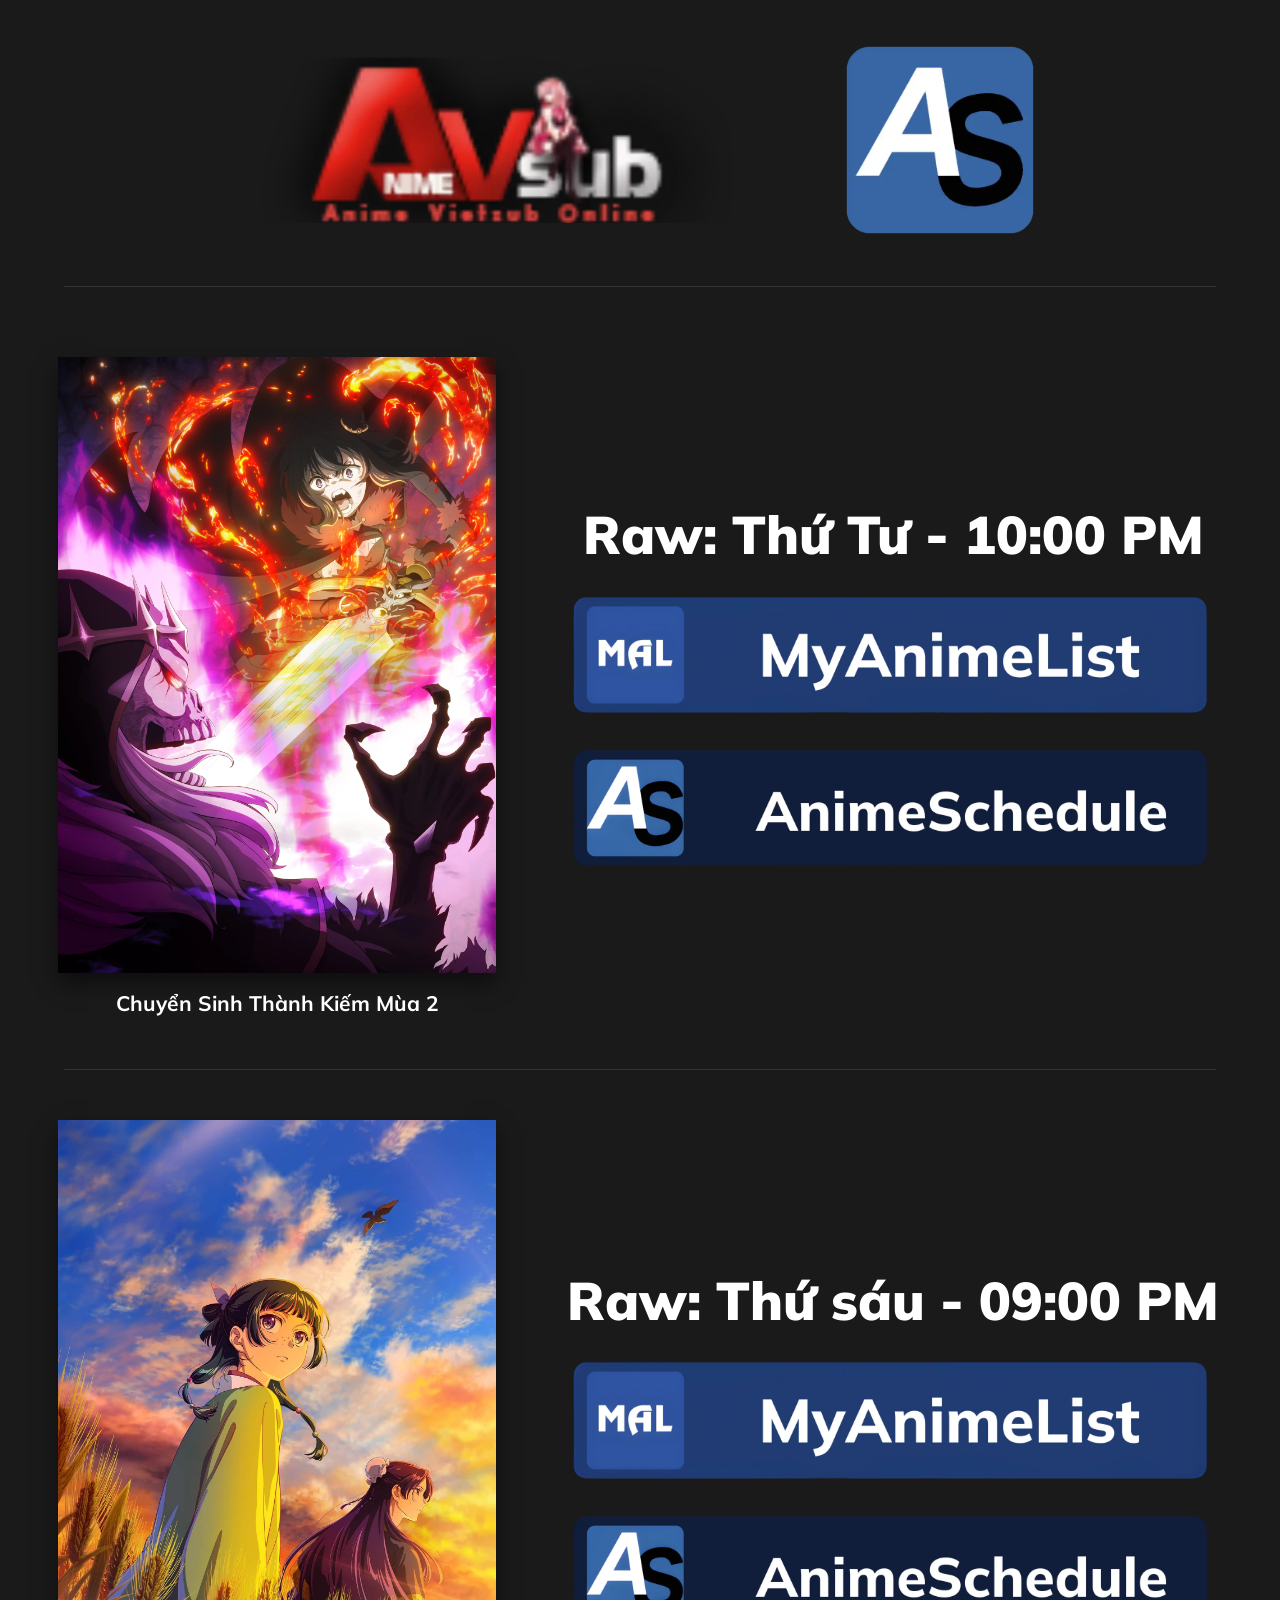
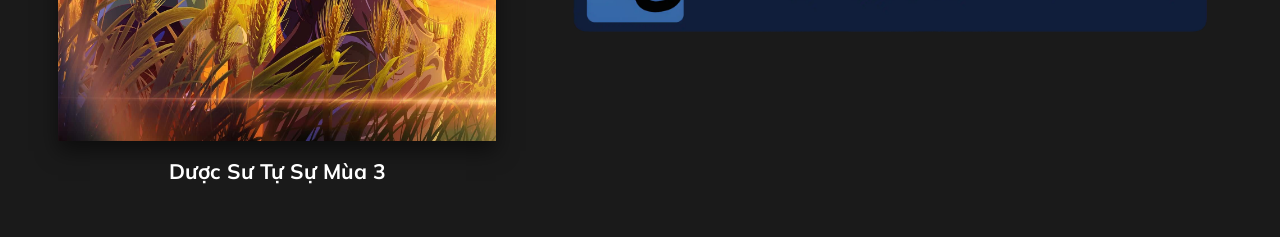
<file: index.html>
<!doctype html>
<html lang="vi">
  <head>
    <meta charset="UTF-8" />
    <meta name="viewport" content="width=device-width, initial-scale=1.0" />
    <title>Anime Shortcuts</title>
    <link rel="icon" type="image/jpeg" href="assets/favicon.jpg" />
    <link rel="preconnect" href="https://fonts.googleapis.com" />
    <link rel="preconnect" href="https://fonts.gstatic.com" crossorigin />
    <link
      href="https://fonts.googleapis.com/css2?family=Mulish:wght@400;700;800;900&display=swap"
      rel="stylesheet"
    />
    <link
      rel="stylesheet"
      href="https://cdnjs.cloudflare.com/ajax/libs/font-awesome/6.4.0/css/all.min.css"
    />
    <link rel="stylesheet" href="style.css" />
    <script src="script.js" defer></script>
  </head>
  <body>
    <div class="container">
      <header class="header">
        <a
          href="https://bit.ly/animevietsubtv"
          target="_blank"
          rel="noopener noreferrer"
        >
          <img src="assets/AVS.webp" alt="Anime Vietsub" class="logo-avs" />
        </a>
        <a
          href="https://animeschedule.net/"
          target="_blank"
          rel="noopener noreferrer"
        >
          <img
            src="assets/AS-Big-Btn.webp"
            alt="Anime Schedule"
            class="logo-as"
          />
        </a>
      </header>

      <!-- Khung chứa dữ liệu sẽ được JavaScript nhét vào đây -->
      <main class="anime-list" id="animeListContainer">
        <!-- JS rendered content -->
      </main>
    </div>

    <div id="toast"></div>
  </body>
</html>
</file>
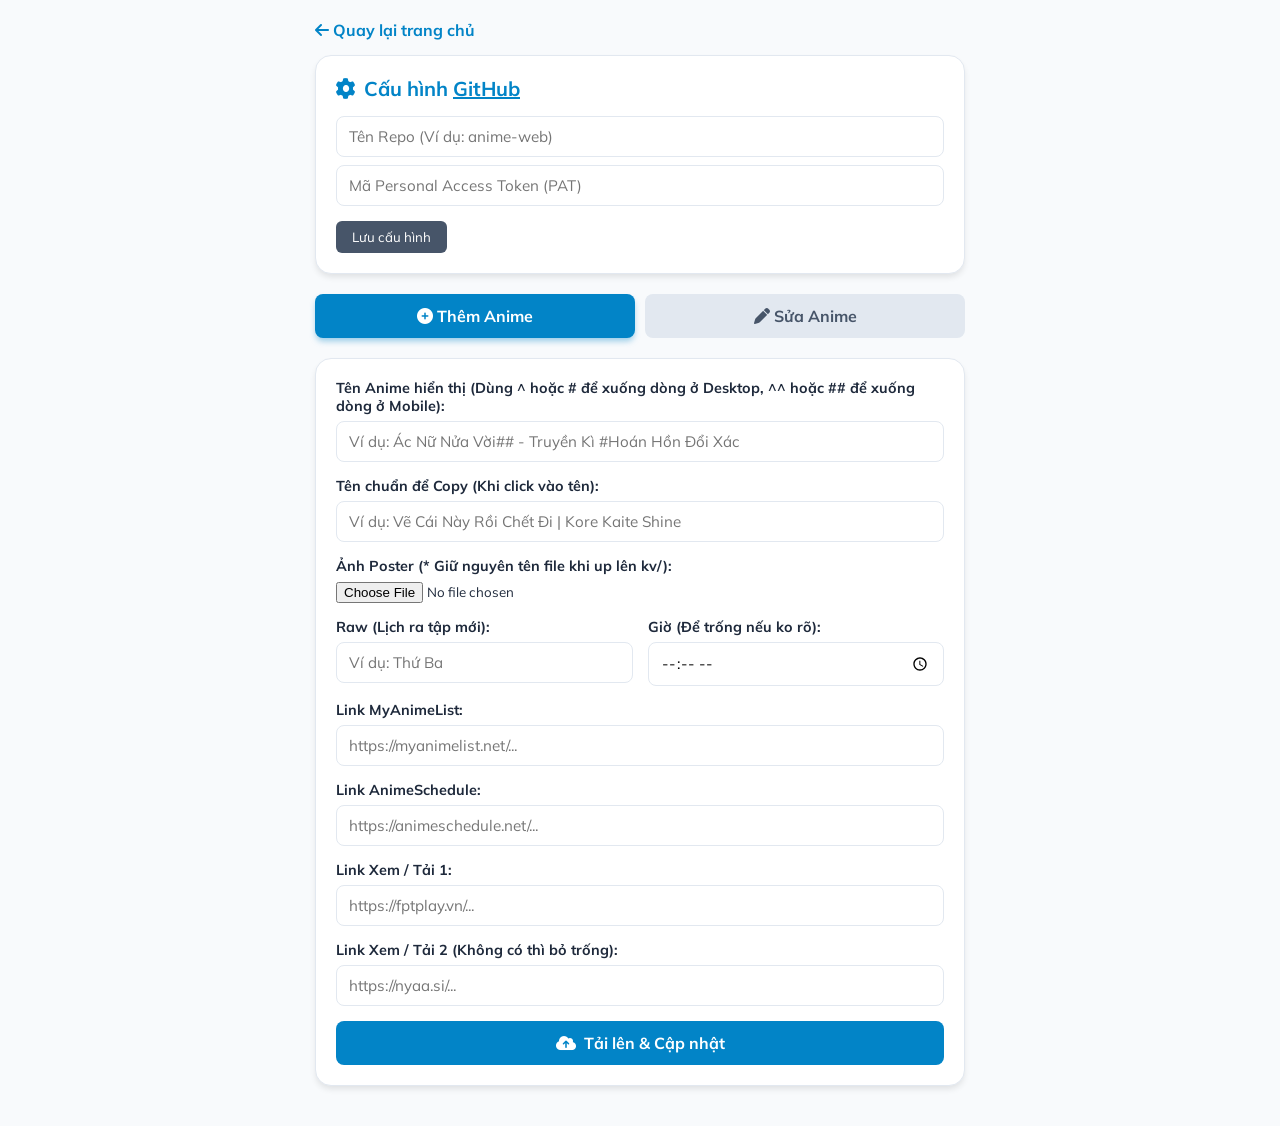
<file: admin.html>
<!doctype html>
<html lang="vi">
  <head>
    <meta charset="UTF-8" />
    <meta name="viewport" content="width=device-width, initial-scale=1.0" />
    <title>Admin - Anime Shortcuts</title>
    <link rel="icon" type="image/jpeg" href="assets/favicon.jpg" />
    <link rel="preconnect" href="https://fonts.googleapis.com" />
    <link rel="preconnect" href="https://fonts.gstatic.com" crossorigin />
    <link
      href="https://fonts.googleapis.com/css2?family=Mulish:wght@400;700;800;900&display=swap"
      rel="stylesheet"
    />
    <link
      rel="stylesheet"
      href="https://cdnjs.cloudflare.com/ajax/libs/font-awesome/6.4.0/css/all.min.css"
    />
    <style>
      :root {
        --primary-color: #0284c7;
        --bg-color: #f8fafc;
        --card-bg: #ffffff;
        --text-color: #1e293b;
        --border-color: #e2e8f0;
      }
      * {
        box-sizing: border-box;
        margin: 0;
        padding: 0;
        font-family: Mulish, sans-serif;
      }
      body {
        background-color: var(--bg-color);
        color: var(--text-color);
        padding: 20px 12px;
      }
      .container {
        max-width: 650px;
        margin: 0 auto;
      }
      .card {
        background: var(--card-bg);
        border-radius: 16px;
        padding: 20px;
        margin-bottom: 20px;
        box-shadow: 0 4px 6px -1px rgba(0, 0, 0, 0.1);
        border: 1px solid var(--border-color);
      }
      h2 {
        font-size: 1.25rem;
        margin-bottom: 15px;
        color: var(--primary-color);
        display: flex;
        align-items: center;
        gap: 8px;
      }
      .form-group {
        margin-bottom: 15px;
      }
      label {
        display: block;
        font-weight: 700;
        margin-bottom: 6px;
        font-size: 0.9rem;
      }
      input[type="text"],
      input[type="password"],
      input[type="time"] {
        width: 100%;
        padding: 10px 12px;
        border: 1px solid var(--border-color);
        border-radius: 8px;
        font-size: 0.95rem;
        outline: none;
      }
      input:focus {
        border-color: var(--primary-color);
      }
      .btn-submit {
        width: 100%;
        padding: 12px;
        background: var(--primary-color);
        color: white;
        border: none;
        border-radius: 8px;
        font-size: 1rem;
        font-weight: bold;
        cursor: pointer;
        display: flex;
        justify-content: center;
        align-items: center;
        gap: 8px;
        transition: 0.2s;
      }
      .btn-submit:disabled {
        background: #94a3b8;
        cursor: not-allowed;
      }

      /* Tabs System */
      .tabs {
        display: flex;
        gap: 10px;
        margin-bottom: 20px;
      }
      .tab-btn {
        flex: 1;
        padding: 12px;
        border: none;
        background: #e2e8f0;
        color: #475569;
        font-weight: bold;
        border-radius: 8px;
        cursor: pointer;
        transition: 0.2s;
        font-size: 1rem;
      }
      .tab-btn.active {
        background: var(--primary-color);
        color: white;
        box-shadow: 0 4px 6px -1px rgba(2, 132, 199, 0.4);
      }
      .tab-content {
        display: none;
      }
      .tab-content.active {
        display: block;
      }

      /* Status Box */
      #statusBox {
        display: none;
        padding: 12px;
        border-radius: 8px;
        margin-top: 15px;
        font-size: 0.9rem;
        line-height: 1.4;
      }
      #statusBox.info {
        background: #e0f2fe;
        color: #0369a1;
        border: 1px solid #bae6fd;
      }
      #statusBox.success {
        background: #dcfce7;
        color: #15803d;
        border: 1px solid #bbf7d0;
      }
      #statusBox.error {
        background: #fee2e2;
        color: #b91c1c;
        border: 1px solid #fecaca;
      }

      /* Edit List */
      .edit-item {
        display: flex;
        justify-content: space-between;
        align-items: center;
        padding: 12px;
        border-bottom: 1px solid var(--border-color);
        cursor: pointer;
        transition: 0.2s;
      }
      .edit-item:hover {
        background: #f1f5f9;
      }
      .edit-item:last-child {
        border-bottom: none;
      }
      .edit-title {
        white-space: nowrap;
        overflow: hidden;
        text-overflow: ellipsis;
        max-width: 80%;
        font-weight: bold;
      }
      .btn-trash {
        background: #dc2626;
        color: white;
        border: none;
        padding: 8px 12px;
        border-radius: 6px;
        cursor: pointer;
        transition: 0.2s;
      }
      .btn-trash:hover {
        background: #b91c1c;
      }
    </style>
  </head>
  <body>
    <div class="container">
      <a
        href="index.html"
        style="
          display: inline-block;
          margin-bottom: 15px;
          color: #0284c7;
          text-decoration: none;
          font-weight: bold;
        "
        ><i class="fa-solid fa-arrow-left"></i> Quay lại trang chủ</a
      >

      <!-- Cấu hình GitHub API -->
      <div class="card">
        <h2>
          <i class="fa-solid fa-gear"></i>
          <span
            >Cấu hình
            <a
              href="https://github.com/CTXL1029/anime_shortcuts"
              target="_blank"
              style="color: var(--primary-color); text-decoration: underline"
              >GitHub</a
            ></span
          >
        </h2>
        <div class="form-group">
          <input
            type="text"
            id="ghRepo"
            placeholder="Tên Repo (Ví dụ: anime-web)"
            style="margin-bottom: 8px"
          />
          <input
            type="password"
            id="ghToken"
            placeholder="Mã Personal Access Token (PAT)"
          />
        </div>
        <button
          type="button"
          onclick="saveConfig()"
          style="
            padding: 8px 16px;
            background: #475569;
            color: white;
            border: none;
            border-radius: 6px;
            cursor: pointer;
          "
        >
          Lưu cấu hình
        </button>
      </div>

      <!-- Tabs Chức năng -->
      <div class="tabs">
        <button class="tab-btn active" onclick="switchTab('add')">
          <i class="fa-solid fa-plus-circle"></i> Thêm Anime
        </button>
        <button class="tab-btn" onclick="switchTab('edit')">
          <i class="fa-solid fa-pen"></i> Sửa Anime
        </button>
      </div>

      <div id="statusBox"></div>

      <!-- Tab THÊM -->
      <div id="addTab" class="card tab-content active">
        <form id="addForm">
          <div class="form-group">
            <label
              >Tên Anime hiển thị (Dùng ^ hoặc # để xuống dòng ở Desktop, ^^
              hoặc ## để xuống dòng ở Mobile):</label
            >
            <input
              type="text"
              id="addTitle"
              required
              placeholder="Ví dụ: Ác Nữ Nửa Vời## - Truyền Kì #Hoán Hồn Đổi Xác"
            />
          </div>
          <div class="form-group">
            <label>Tên chuẩn để Copy (Khi click vào tên):</label>
            <input
              type="text"
              id="addCopyText"
              required
              placeholder="Ví dụ: Vẽ Cái Này Rồi Chết Đi | Kore Kaite Shine"
            />
          </div>
          <div class="form-group">
            <label>Ảnh Poster (* Giữ nguyên tên file khi up lên kv/):</label>
            <input
              type="file"
              id="addPosterFile"
              accept="image/*"
              required
              style="width: 100%"
            />
          </div>

          <!-- HÀNG CHỌN RAW (NGÀY + GIỜ) -->
          <div style="display: flex; gap: 15px">
            <div class="form-group" style="flex: 1">
              <label>Raw (Lịch ra tập mới):</label>
              <input
                type="text"
                id="addRawDay"
                required
                placeholder="Ví dụ: Thứ Ba"
              />
            </div>
            <div class="form-group" style="flex: 1">
              <label>Giờ (Để trống nếu ko rõ):</label>
              <input type="time" id="addRawTime" />
            </div>
          </div>
          <!-- KẾT THÚC RAW -->

          <div class="form-group">
            <label>Link MyAnimeList:</label>
            <input
              type="text"
              id="addMal"
              required
              placeholder="https://myanimelist.net/..."
            />
          </div>
          <div class="form-group">
            <label>Link AnimeSchedule:</label>
            <input
              type="text"
              id="addAs"
              required
              placeholder="https://animeschedule.net/..."
            />
          </div>
          <div class="form-group">
            <label>Link Xem / Tải 1:</label>
            <input
              type="text"
              id="addWatch1"
              placeholder="https://fptplay.vn/..."
            />
          </div>
          <div class="form-group">
            <label>Link Xem / Tải 2 (Không có thì bỏ trống):</label>
            <input
              type="text"
              id="addWatch2"
              placeholder="https://nyaa.si/..."
            />
          </div>

          <button type="submit" class="btn-submit" id="addSubmitBtn">
            <i class="fa-solid fa-cloud-arrow-up"></i> Tải lên & Cập nhật
          </button>
        </form>
      </div>

      <!-- Tab SỬA -->
      <div id="editTab" class="card tab-content">
        <div id="editListView">
          <div id="editListContainer">
            <!-- Danh sách sẽ được chèn vào đây -->
          </div>
          <button
            type="button"
            class="btn-submit"
            id="editSubmitBtn"
            onclick="commitEdit()"
            style="background: #dc2626; margin-top: 20px; display: none"
          >
            <i class="fa-solid fa-floppy-disk"></i> Lưu thay đổi (Cập nhật lên
            Web)
          </button>
        </div>

        <div id="editFormView" style="display: none">
          <button
            type="button"
            onclick="closeEditForm()"
            style="
              margin-bottom: 15px;
              color: var(--primary-color);
              background: none;
              border: none;
              font-weight: bold;
              cursor: pointer;
              display: flex;
              align-items: center;
              gap: 8px;
            "
          >
            <i class="fa-solid fa-arrow-left"></i> Quay lại danh sách
          </button>
          <form id="editAnimeForm">
            <input type="hidden" id="editId" />
            <div class="form-group">
              <label
                >Tên Anime hiển thị (Dùng ^ hoặc # để xuống dòng ở Desktop, ^^
                hoặc ## để xuống dòng ở Mobile):</label
              >
              <input type="text" id="editTitle" required />
            </div>
            <div class="form-group">
              <label>Tên chuẩn để Copy (Khi click vào tên):</label>
              <input type="text" id="editCopyText" required />
            </div>
            <div class="form-group">
              <label
                >Ảnh Poster (Để trống nếu không đổi, * Giữ nguyên tên file khi
                up lên kv/):</label
              >
              <input
                type="file"
                id="editPosterFile"
                accept="image/*"
                style="width: 100%"
              />
              <small
                id="editCurrentPoster"
                style="
                  display: block;
                  margin-top: 6px;
                  color: #64748b;
                  font-weight: bold;
                "
              ></small>
            </div>

            <div style="display: flex; gap: 15px">
              <div class="form-group" style="flex: 1">
                <label>Raw (Lịch ra tập mới):</label>
                <input
                  type="text"
                  id="editRawDay"
                  required
                  placeholder="Ví dụ: Thứ Ba"
                />
              </div>
              <div class="form-group" style="flex: 1">
                <label>Giờ (Để trống nếu ko rõ):</label>
                <input type="time" id="editRawTime" />
              </div>
            </div>

            <div class="form-group">
              <label>Link MyAnimeList:</label>
              <input
                type="text"
                id="editMal"
                required
                placeholder="https://myanimelist.net/..."
              />
            </div>
            <div class="form-group">
              <label>Link AnimeSchedule:</label>
              <input
                type="text"
                id="editAs"
                required
                placeholder="https://animeschedule.net/..."
              />
            </div>
            <div class="form-group">
              <label>Link Xem / Tải 1:</label>
              <input
                type="text"
                id="editWatch1"
                placeholder="https://fptplay.vn/..."
              />
            </div>
            <div class="form-group">
              <label>Link Xem / Tải 2 (Không có thì bỏ trống):</label>
              <input
                type="text"
                id="editWatch2"
                placeholder="https://nyaa.si/..."
              />
            </div>

            <button type="submit" class="btn-submit" id="editSaveBtn">
              <i class="fa-solid fa-cloud-arrow-up"></i> Cập nhật Anime
            </button>
          </form>
        </div>
      </div>
    </div>

    <script>
      let currentAnimeData = [];
      let deletedPosters = []; // Mảng chứa các poster có thể bị xóa

      document.addEventListener("DOMContentLoaded", () => {
        document.getElementById("ghRepo").value =
          localStorage.getItem("anime_gh_repo") || "";
        document.getElementById("ghToken").value =
          localStorage.getItem("anime_gh_token") || "";
      });

      function saveConfig() {
        localStorage.setItem(
          "anime_gh_repo",
          document.getElementById("ghRepo").value.trim(),
        );
        localStorage.setItem(
          "anime_gh_token",
          document.getElementById("ghToken").value.trim(),
        );
        showStatus("success", "Đã lưu cấu hình GitHub cho trang Anime!");
      }

      function switchTab(tabId) {
        document
          .querySelectorAll(".tab-btn")
          .forEach((btn) => btn.classList.remove("active"));
        document
          .querySelectorAll(".tab-content")
          .forEach((content) => content.classList.remove("active"));

        event.target.closest(".tab-btn").classList.add("active");
        document.getElementById(tabId + "Tab").classList.add("active");
        showStatus("", "");

        if (tabId === "edit") {
          document.getElementById("editListView").style.display = "block";
          document.getElementById("editFormView").style.display = "none";
          loadDataForEdit();
        }
      }

      function showStatus(type, message) {
        const box = document.getElementById("statusBox");
        if (!message) {
          box.style.display = "none";
          return;
        }
        box.className = type;
        box.style.display = "block";
        box.innerHTML = message;
      }

      function encodeBase64UTF8(str) {
        return btoa(unescape(encodeURIComponent(str)));
      }
      function decodeBase64UTF8(b64) {
        return decodeURIComponent(escape(atob(b64.replace(/\s/g, ""))));
      }

      // Hàm Helpers sắp xếp thời gian
      function getDayValue(dayStr) {
        if (!dayStr) return 99;
        const normalized = String(dayStr).toLowerCase().trim();
        if (normalized.includes("hai") || normalized === "t2") return 1;
        if (normalized.includes("ba") || normalized === "t3") return 2;
        if (normalized.includes("tư") || normalized === "t4") return 3;
        if (normalized.includes("năm") || normalized === "t5") return 4;
        if (normalized.includes("sáu") || normalized === "t6") return 5;
        if (normalized.includes("bảy") || normalized === "t7") return 6;
        if (normalized.includes("chủ nhật") || normalized === "cn") return 7;
        return 99;
      }

      function getTimeMinutes(timeStr) {
        if (!timeStr) return 1440;
        const parts = timeStr.split(":");
        if (parts.length >= 2) {
          const h = parseInt(parts[0], 10) || 0;
          const m = parseInt(parts[1], 10) || 0;
          return h * 60 + m;
        }
        return 1440;
      }

      // GitHub API GET
      async function githubGetFile(repo, token, path) {
        const url = `https://api.github.com/repos/CTXL1029/${repo}/contents/${path}`;
        const res = await fetch(url, {
          headers: { Authorization: `Bearer ${token}` },
          cache: "no-store",
        });
        if (res.status === 404) return null;
        if (!res.ok) throw new Error("Lỗi tải file từ GitHub");
        return await res.json();
      }

      // GitHub API PUT
      async function githubPutFile(
        repo,
        token,
        path,
        base64Content,
        message,
        sha = null,
      ) {
        const url = `https://api.github.com/repos/CTXL1029/${repo}/contents/${path}`;
        const body = { message, content: base64Content };
        if (sha) body.sha = sha;

        const res = await fetch(url, {
          method: "PUT",
          headers: {
            Authorization: `Bearer ${token}`,
            "Content-Type": "application/json",
          },
          body: JSON.stringify(body),
        });
        if (!res.ok) throw new Error("Lỗi cập nhật file lên GitHub");
        return await res.json();
      }

      // GitHub API DELETE
      async function githubDeleteFile(repo, token, path, message, sha) {
        const url = `https://api.github.com/repos/CTXL1029/${repo}/contents/${path}`;
        const res = await fetch(url, {
          method: "DELETE",
          headers: {
            Authorization: `Bearer ${token}`,
            "Content-Type": "application/json",
          },
          body: JSON.stringify({ message, sha }),
        });
        if (!res.ok) throw new Error("Lỗi xóa file trên GitHub");
        return await res.json();
      }

      function fileToBase64(file) {
        return new Promise((resolve, reject) => {
          const reader = new FileReader();
          reader.readAsDataURL(file);
          reader.onload = () => resolve(reader.result.split(",")[1]);
          reader.onerror = (error) => reject(error);
        });
      }

      function getConfig() {
        const repo = document.getElementById("ghRepo").value.trim();
        const token = document.getElementById("ghToken").value.trim();
        if (!repo || !token) throw new Error("Thiếu cấu hình Repo hoặc Token!");
        return { repo, token };
      }

      // === XỬ LÝ FORM THÊM ANIME ===
      document
        .getElementById("addForm")
        .addEventListener("submit", async (e) => {
          e.preventDefault();
          const btn = document.getElementById("addSubmitBtn");
          try {
            const conf = getConfig();
            btn.disabled = true;

            const posterFile =
              document.getElementById("addPosterFile").files[0];
            const rawTitle = document.getElementById("addTitle").value.trim();
            const parsedTitle = rawTitle
              .replace(/\^\^|##/g, '<br class="br-mobile" />')
              .replace(/\^|#/g, '<br class="br-desktop" />');

            const newAnime = {
              id: Date.now(),
              title: parsedTitle,
              copyText: document.getElementById("addCopyText").value.trim(),
              poster: `kv/${posterFile.name}`,
              rawDay: document.getElementById("addRawDay").value.trim(),
              rawTime: document.getElementById("addRawTime").value,
              malLink: document.getElementById("addMal").value.trim(),
              asLink: document.getElementById("addAs").value.trim(),
              watchLinks: [],
            };

            const w1 = document.getElementById("addWatch1").value.trim();
            const w2 = document.getElementById("addWatch2").value.trim();
            if (w1) newAnime.watchLinks.push(w1);
            if (w2) newAnime.watchLinks.push(w2);

            showStatus("info", "⏳ Đang tải Poster lên GitHub...");
            const imageBase64 = await fileToBase64(posterFile);
            const imgPath = `kv/${posterFile.name}`;
            const existingImg = await githubGetFile(
              conf.repo,
              conf.token,
              imgPath,
            );
            await githubPutFile(
              conf.repo,
              conf.token,
              imgPath,
              imageBase64,
              `Upload poster ${posterFile.name}`,
              existingImg ? existingImg.sha : null,
            );

            showStatus("info", "⏳ Đang cập nhật data.json...");
            const dataFile = await githubGetFile(
              conf.repo,
              conf.token,
              "data.json",
            );
            let animes = [];
            let dataSha = null;
            if (dataFile) {
              animes = JSON.parse(decodeBase64UTF8(dataFile.content));
              dataSha = dataFile.sha;
            }

            animes.push(newAnime);

            animes.sort((a, b) => {
              const dayDiff = getDayValue(a.rawDay) - getDayValue(b.rawDay);
              if (dayDiff !== 0) return dayDiff;
              return getTimeMinutes(a.rawTime) - getTimeMinutes(b.rawTime);
            });

            const newJsonStr = JSON.stringify(animes, null, 2);
            const newBase64Json = encodeBase64UTF8(newJsonStr);
            await githubPutFile(
              conf.repo,
              conf.token,
              "data.json",
              newBase64Json,
              `Thêm anime: ${newAnime.copyText}`,
              dataSha,
            );

            showStatus(
              "success",
              "🎉 Đã thêm thành công! Vui lòng chờ 30s - 1 phút để web load lại data.",
            );
            document.getElementById("addForm").reset();
          } catch (err) {
            showStatus("error", "❌ Lỗi: " + err.message);
          } finally {
            btn.disabled = false;
          }
        });

      // === XỬ LÝ TAB SỬA ANIME ===
      async function loadDataForEdit() {
        const container = document.getElementById("editListContainer");
        const btn = document.getElementById("editSubmitBtn");
        container.innerHTML =
          "<p style='text-align:center;'>⏳ Đang kéo dữ liệu từ GitHub...</p>";
        btn.style.display = "none";
        deletedPosters = []; // Reset danh sách poster cần xóa

        try {
          const conf = getConfig();
          const dataFile = await githubGetFile(
            conf.repo,
            conf.token,
            "data.json",
          );

          if (!dataFile) {
            currentAnimeData = [];
          } else {
            currentAnimeData = JSON.parse(decodeBase64UTF8(dataFile.content));
            currentAnimeData.sort((a, b) => {
              const dayDiff = getDayValue(a.rawDay) - getDayValue(b.rawDay);
              if (dayDiff !== 0) return dayDiff;
              return getTimeMinutes(a.rawTime) - getTimeMinutes(b.rawTime);
            });
          }
          renderEditList();
          btn.style.display = "flex";
        } catch (err) {
          container.innerHTML = `<p style="color:red; text-align:center;">❌ ${err.message}</p>`;
        }
      }

      function renderEditList() {
        const container = document.getElementById("editListContainer");
        container.innerHTML = "";
        if (currentAnimeData.length === 0) {
          container.innerHTML =
            "<p style='text-align:center; padding: 20px;'>Không có Anime nào trong hệ thống.</p>";
          return;
        }

        currentAnimeData.forEach((anime) => {
          const item = document.createElement("div");
          item.className = "edit-item";
          item.onclick = () => openEditForm(anime.id);

          const cleanTitle = anime.title
            .replace(/<[^>]*>?/gm, "")
            .replace(/\^\^|##|\^|#/g, " ");
          const timeDisplay = anime.rawTime ? ` - ${anime.rawTime}` : "";

          item.innerHTML = `
          <div class="edit-title" title="${cleanTitle}">${cleanTitle} <br/><span style="font-size:0.8rem; color:#64748b;">(Lịch: ${anime.rawDay}${timeDisplay})</span></div>
          <button class="btn-trash" onclick="event.stopPropagation(); removeAnimeFromList(${anime.id})" title="Xóa">
            <i class="fa-solid fa-trash"></i>
          </button>
        `;
          container.appendChild(item);
        });
      }

      // Xóa anime ra khỏi mảng cục bộ
      function removeAnimeFromList(id) {
        const animeToDel = currentAnimeData.find((a) => a.id === id);
        // Lưu lại poster của anime bị xóa vào danh sách chờ dọn dẹp
        if (
          animeToDel &&
          animeToDel.poster &&
          !deletedPosters.includes(animeToDel.poster)
        ) {
          deletedPosters.push(animeToDel.poster);
        }
        currentAnimeData = currentAnimeData.filter((a) => a.id !== id);
        renderEditList();
      }

      // Nút "Lưu thay đổi" (Sau khi nhấn nút Xóa rác nhiều lần)
      async function commitEdit() {
        const btn = document.getElementById("editSubmitBtn");
        if (
          !confirm(
            "Bạn có chắc chắn muốn lưu thay đổi danh sách? Web sẽ được cập nhật.",
          )
        )
          return;

        try {
          btn.disabled = true;
          const conf = getConfig();
          showStatus("info", "⏳ Đang lưu dữ liệu cập nhật...");

          const dataFile = await githubGetFile(
            conf.repo,
            conf.token,
            "data.json",
          );
          const dataSha = dataFile ? dataFile.sha : null;

          const newJsonStr = JSON.stringify(currentAnimeData, null, 2);
          const newBase64Json = encodeBase64UTF8(newJsonStr);
          await githubPutFile(
            conf.repo,
            conf.token,
            "data.json",
            newBase64Json,
            "Xóa bớt / Cập nhật nhanh anime",
            dataSha,
          );

          // Dọn dẹp các poster không còn dùng nữa sau khi đã lưu Json thành công
          if (deletedPosters.length > 0) {
            showStatus("info", "⏳ Đang dọn dẹp poster cũ trên GitHub...");
            for (const posterPath of deletedPosters) {
              // Kiểm tra xem poster này có tình cờ còn được dùng bởi 1 anime khác không
              const isStillUsed = currentAnimeData.some(
                (a) => a.poster === posterPath,
              );
              if (!isStillUsed) {
                try {
                  const existingFile = await githubGetFile(
                    conf.repo,
                    conf.token,
                    posterPath,
                  );
                  if (existingFile) {
                    await githubDeleteFile(
                      conf.repo,
                      conf.token,
                      posterPath,
                      `Xóa tự động poster cũ ${posterPath}`,
                      existingFile.sha,
                    );
                  }
                } catch (e) {
                  console.warn(
                    "Lỗi khi dọn poster (có thể file không tồn tại):",
                    posterPath,
                  );
                }
              }
            }
            deletedPosters = []; // Xóa xong thì reset mảng
          }

          showStatus(
            "success",
            "🎉 Cập nhật thành công! Dữ liệu mới và ảnh đã được đồng bộ.",
          );
        } catch (err) {
          showStatus("error", "❌ Lỗi: " + err.message);
        } finally {
          btn.disabled = false;
        }
      }

      function openEditForm(id) {
        const anime = currentAnimeData.find((a) => a.id === id);
        if (!anime) return;

        document.getElementById("editListView").style.display = "none";
        document.getElementById("editFormView").style.display = "block";
        showStatus("", "");

        let rawTitle = anime.title;
        rawTitle = rawTitle.replace(/<br\s+class="br-mobile"\s*\/?>/g, "##");
        rawTitle = rawTitle.replace(/<br\s+class="br-desktop"\s*\/?>/g, "#");

        document.getElementById("editId").value = anime.id;
        document.getElementById("editTitle").value = rawTitle;
        document.getElementById("editCopyText").value = anime.copyText;
        document.getElementById("editCurrentPoster").innerText =
          "Đang dùng: " + anime.poster;
        document.getElementById("editPosterFile").value = "";
        document.getElementById("editRawDay").value = anime.rawDay;
        document.getElementById("editRawTime").value = anime.rawTime || "";
        document.getElementById("editMal").value = anime.malLink;
        document.getElementById("editAs").value = anime.asLink;
        document.getElementById("editWatch1").value = anime.watchLinks[0] || "";
        document.getElementById("editWatch2").value = anime.watchLinks[1] || "";
      }

      function closeEditForm() {
        document.getElementById("editFormView").style.display = "none";
        document.getElementById("editListView").style.display = "block";
        showStatus("", "");
      }

      // Xử lý việc Cập nhật cụ thể 1 anime (khi click vào vùng Form sửa)
      document
        .getElementById("editAnimeForm")
        .addEventListener("submit", async (e) => {
          e.preventDefault();
          const btn = document.getElementById("editSaveBtn");
          try {
            const conf = getConfig();
            btn.disabled = true;

            const id = parseInt(document.getElementById("editId").value);
            const animeIndex = currentAnimeData.findIndex((a) => a.id === id);
            if (animeIndex === -1)
              throw new Error("Không tìm thấy anime để sửa!");

            const rawTitle = document.getElementById("editTitle").value.trim();
            const parsedTitle = rawTitle
              .replace(/\^\^|##/g, '<br class="br-mobile" />')
              .replace(/\^|#/g, '<br class="br-desktop" />');

            const oldPoster = currentAnimeData[animeIndex].poster;

            const updatedAnime = {
              ...currentAnimeData[animeIndex],
              title: parsedTitle,
              copyText: document.getElementById("editCopyText").value.trim(),
              rawDay: document.getElementById("editRawDay").value.trim(),
              rawTime: document.getElementById("editRawTime").value,
              malLink: document.getElementById("editMal").value.trim(),
              asLink: document.getElementById("editAs").value.trim(),
              watchLinks: [],
            };

            const w1 = document.getElementById("editWatch1").value.trim();
            const w2 = document.getElementById("editWatch2").value.trim();
            if (w1) updatedAnime.watchLinks.push(w1);
            if (w2) updatedAnime.watchLinks.push(w2);

            const posterFile =
              document.getElementById("editPosterFile").files[0];
            if (posterFile) {
              showStatus("info", "⏳ Đang tải Poster mới lên GitHub...");
              const imageBase64 = await fileToBase64(posterFile);
              const imgPath = `kv/${posterFile.name}`;
              const existingImg = await githubGetFile(
                conf.repo,
                conf.token,
                imgPath,
              );
              await githubPutFile(
                conf.repo,
                conf.token,
                imgPath,
                imageBase64,
                `Update poster ${posterFile.name}`,
                existingImg ? existingImg.sha : null,
              );
              updatedAnime.poster = imgPath;
            }

            currentAnimeData[animeIndex] = updatedAnime;

            currentAnimeData.sort((a, b) => {
              const dayDiff = getDayValue(a.rawDay) - getDayValue(b.rawDay);
              if (dayDiff !== 0) return dayDiff;
              return getTimeMinutes(a.rawTime) - getTimeMinutes(b.rawTime);
            });

            showStatus("info", "⏳ Đang cập nhật data.json...");
            const dataFile = await githubGetFile(
              conf.repo,
              conf.token,
              "data.json",
            );
            const dataSha = dataFile ? dataFile.sha : null;

            const newJsonStr = JSON.stringify(currentAnimeData, null, 2);
            const newBase64Json = encodeBase64UTF8(newJsonStr);
            await githubPutFile(
              conf.repo,
              conf.token,
              "data.json",
              newBase64Json,
              `Sửa anime: ${updatedAnime.copyText}`,
              dataSha,
            );

            // Nếu có tải lên poster mới và tên file thay đổi -> Dọn luôn poster cũ
            if (posterFile && oldPoster !== updatedAnime.poster) {
              const isStillUsed = currentAnimeData.some(
                (a) => a.poster === oldPoster,
              );
              if (!isStillUsed) {
                try {
                  showStatus("info", "⏳ Đang dọn dẹp poster cũ...");
                  const existingFile = await githubGetFile(
                    conf.repo,
                    conf.token,
                    oldPoster,
                  );
                  if (existingFile) {
                    await githubDeleteFile(
                      conf.repo,
                      conf.token,
                      oldPoster,
                      `Dọn dẹp poster cũ ${oldPoster}`,
                      existingFile.sha,
                    );
                  }
                } catch (e) {
                  console.warn("Lỗi khi dọn poster cũ trong lúc edit:", e);
                }
              }
            }

            showStatus(
              "success",
              "🎉 Đã sửa thành công! Vui lòng chờ 30s - 1 phút để web load lại data.",
            );
            closeEditForm();
            renderEditList();
          } catch (err) {
            showStatus("error", "❌ Lỗi: " + err.message);
          } finally {
            btn.disabled = false;
          }
        });
    </script>
  </body>
</html>
</file>
<file: style.css>
* {
  margin: 0;
  padding: 0;
  box-sizing: border-box;
}

body {
  font-family: "Mulish", sans-serif;
  background-color: #1a1a1a;
  color: #ffffff;
  line-height: 1.5;
}

.container {
  width: 90%;
  max-width: 1280px;
  margin: 0 auto;
}

.header {
  display: flex;
  justify-content: center;
  align-items: center;
  gap: 100px;
  padding: 40px 0;
  border-bottom: 1px solid #333;
  margin-bottom: 20px;
}

.logo-avs {
  width: auto;
  max-width: 500px;
  height: auto;
}

.logo-as {
  width: 100%;
  max-width: 200px;
  height: auto;
  border-radius: 20px;
}

.anime-list {
  display: flex;
  flex-direction: column;
}

.anime-item {
  display: flex;
  justify-content: center;
  align-items: center;
  gap: 6%;
  padding: 50px 0;
  border-bottom: 1px solid #333;
}

.anime-item:last-child {
  border-bottom: none;
}

.anime-visual {
  flex: 0 0 38%;
  max-width: 500px;
  display: flex;
  flex-direction: column;
  gap: 15px;
}

.anime-visual img {
  width: 100%;
  height: auto;
  border-radius: 0;
  cursor: pointer;
  transition: transform 0.2s;
  box-shadow: 0 10px 20px rgba(0, 0, 0, 0.5);
  display: block;
}

.anime-visual img:hover {
  transform: scale(1.02);
}

.anime-title {
  font-size: 21px;
  font-weight: 700;
  cursor: pointer;
  transition: color 0.2s;
  text-align: center;
}

.br-desktop {
  display: inline;
}
.br-mobile {
  display: none;
}

.anime-title:hover {
  color: #4da6ff;
}

.anime-info {
  flex: 0 0 57%;
  max-width: 675px;
  display: flex;
  flex-direction: column;
  justify-content: center;
}

.anime-info h2 {
  text-align: center;
  font-size: 53px;
  line-height: 1.2;
  font-weight: 900;
  margin-bottom: 20px;
}

.button-group {
  display: flex;
  flex-direction: column;
  gap: 20px;
}

.button-group a {
  display: block;
  width: 100%;
  transition: opacity 0.2s;
}

.button-group a:hover {
  opacity: 0.8;
}

.button-group img {
  width: 100%;
  height: auto;
  display: block;
}

#toast {
  visibility: hidden;
  min-width: 300px;
  background-color: #333;
  color: #fff;
  text-align: center;
  border-radius: 8px;
  padding: 16px 20px;
  position: fixed;
  z-index: 9999;
  left: 50%;
  top: -50px;
  transform: translateX(-50%);
  font-size: 16px;
  font-weight: 700;
  opacity: 0;
  transition:
    opacity 0.5s,
    top 0.5s;
  box-shadow: 0 5px 15px rgba(0, 0, 0, 0.5);
  border: 1px solid #555;
  white-space: pre-line;
}

#toast.show {
  visibility: visible;
  opacity: 1;
  top: 30px;
}

@media (max-width: 768px) {
  .container {
    width: 94%;
    margin: 0 auto;
  }

  .header {
    display: flex;
    flex-direction: row;
    justify-content: center;
    align-items: center;
    gap: 100px;
    padding: 30px 25px;
    margin: 0;
    width: 100%;
  }

  .header a {
    display: inline-flex;
    align-items: center;
  }

  .logo-avs {
    width: 100%;
    max-width: 270px;
    height: auto;
  }

  .logo-as {
    width: 100%;
    max-width: 130px;
    height: auto;
    border-radius: 12px;
  }

  .anime-item {
    flex-direction: column;
    gap: 50px;
    padding: 40px 0;
  }

  .anime-title {
    font-size: 135%; /*30px*/
  }

  .br-desktop {
    display: none;
  }
  .br-mobile {
    display: inline;
  }

  .anime-visual,
  .anime-info {
    flex: none;
    width: 100%;
    max-width: 550px;
    align-items: center;
    gap: 25px;
  }

  .anime-info h2 {
    font-size: 260%; /*65px*/
    text-align: center;
    margin-bottom: 20px;
  }

  .button-group {
    max-width: 100%;
    margin: 0 auto;
    gap: 30px;
  }
}

/* Nút nổi chuyển sang trang Admin */
.admin-float-btn {
  position: fixed;
  bottom: 30px;
  right: 30px;
  width: 55px;
  height: 55px;
  color: #fff;
  border-radius: 50%;
  display: flex;
  justify-content: center;
  align-items: center;
  font-size: 24px;
  cursor: pointer;
  z-index: 1000;
  text-decoration: none;
  transition:
    transform 0.2s,
    background-color 0.2s;
}

.admin-float-btn:hover {
  transform: scale(1.1);
  background-color: white;
  color: black;
  box-shadow: 0 5px 15px rgba(0, 0, 0, 0.5);
}
</file>
